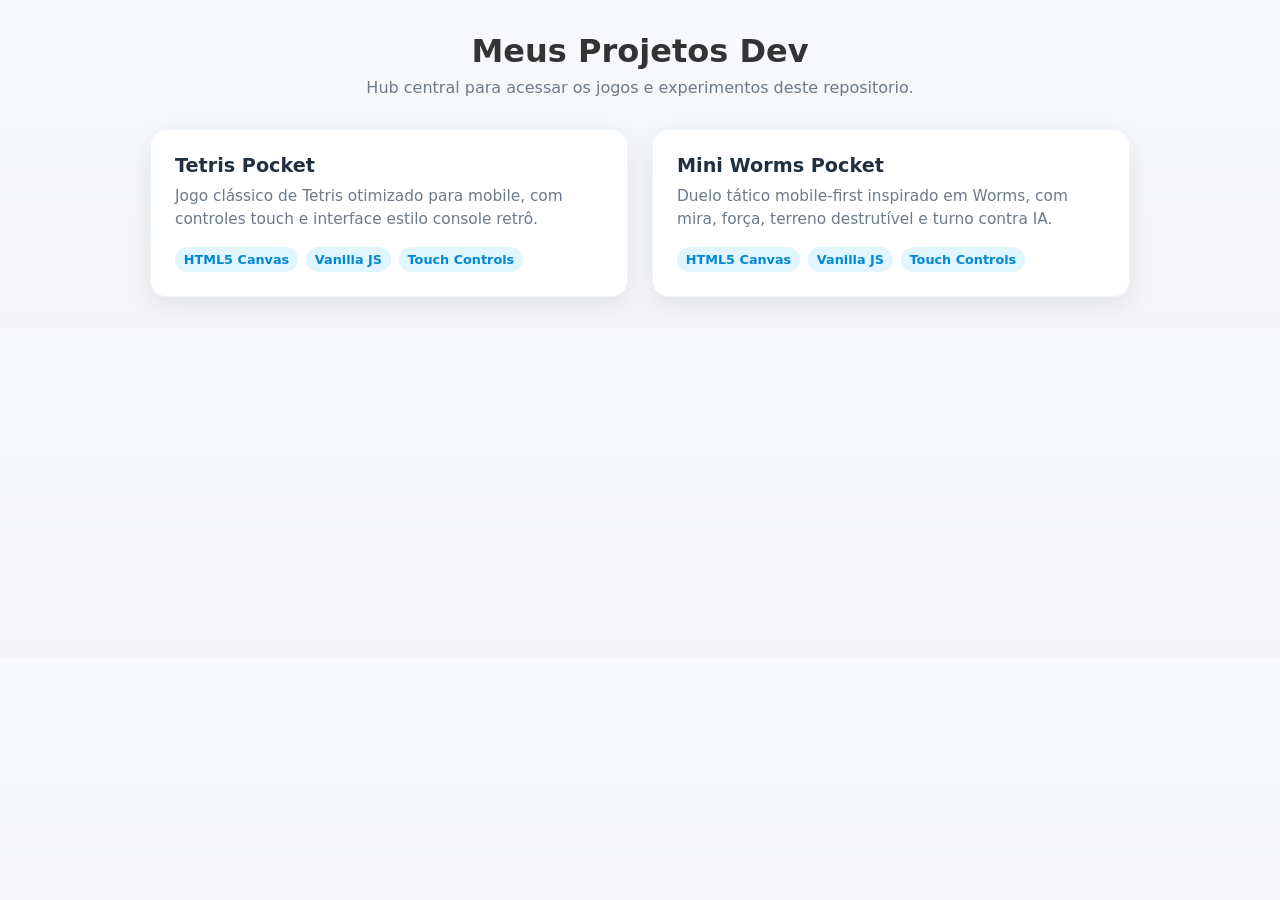
<file: index.html>
<!DOCTYPE html>
<html lang="pt-BR">
<head>
    <meta charset="UTF-8">
    <meta name="viewport" content="width=device-width, initial-scale=1.0">
    <title>Repositorio Dev - Projetos</title>
    <style>
        :root {
            --bg: #f4f4f9;
            --card: #ffffff;
            --text: #333333;
            --muted: #6c7a89;
            --accent: #0288d1;
            --accent-soft: #e1f5fe;
            --shadow: 0 8px 24px rgba(0, 0, 0, 0.08);
        }

        * {
            box-sizing: border-box;
        }

        body {
            font-family: system-ui, -apple-system, BlinkMacSystemFont, "Segoe UI", sans-serif;
            background: linear-gradient(180deg, #f7f9fc 0%, var(--bg) 100%);
            color: var(--text);
            margin: 0;
            padding: 2rem;
        }

        .container {
            max-width: 980px;
            margin: 0 auto;
        }

        .header {
            text-align: center;
            margin-bottom: 2rem;
        }

        .header h1 {
            margin: 0 0 0.5rem;
        }

        .header p {
            margin: 0;
            color: var(--muted);
        }

        .project-list {
            display: grid;
            grid-template-columns: repeat(auto-fit, minmax(280px, 1fr));
            gap: 1.5rem;
        }

        .project-card {
            background: var(--card);
            border-radius: 16px;
            padding: 1.5rem;
            box-shadow: var(--shadow);
            text-decoration: none;
            color: inherit;
            transition: transform 0.2s ease, box-shadow 0.2s ease;
            border: 1px solid rgba(2, 136, 209, 0.08);
        }

        .project-card:hover {
            transform: translateY(-4px);
            box-shadow: 0 16px 32px rgba(0, 0, 0, 0.12);
        }

        .project-title {
            font-size: 1.2rem;
            font-weight: 700;
            color: #203040;
            margin-bottom: 0.5rem;
        }

        .project-desc {
            color: var(--muted);
            font-size: 0.96rem;
            line-height: 1.5;
        }

        .tags {
            margin-top: 1rem;
            display: flex;
            flex-wrap: wrap;
            gap: 0.5rem;
        }

        .tag {
            background: var(--accent-soft);
            color: var(--accent);
            padding: 0.3rem 0.55rem;
            border-radius: 999px;
            font-size: 0.8rem;
            font-weight: 700;
        }
    </style>
</head>
<body>
    <main class="container">
        <header class="header">
            <h1>Meus Projetos Dev</h1>
            <p>Hub central para acessar os jogos e experimentos deste repositorio.</p>
        </header>

        <section class="project-list">
            <a href="tetris/" class="project-card">
                <div class="project-title">Tetris Pocket</div>
                <div class="project-desc">
                    Jogo clássico de Tetris otimizado para mobile, com controles touch e interface estilo console retrô.
                </div>
                <div class="tags">
                    <span class="tag">HTML5 Canvas</span>
                    <span class="tag">Vanilla JS</span>
                    <span class="tag">Touch Controls</span>
                </div>
            </a>
            <a href="worms-pocket/" class="project-card">
                <div class="project-title">Mini Worms Pocket</div>
                <div class="project-desc">
                    Duelo tático mobile-first inspirado em Worms, com mira, força, terreno destrutível e turno contra IA.
                </div>
                <div class="tags">
                    <span class="tag">HTML5 Canvas</span>
                    <span class="tag">Vanilla JS</span>
                    <span class="tag">Touch Controls</span>
                </div>
            </a>
        </section>
    </main>
</body>
</html>
</file>
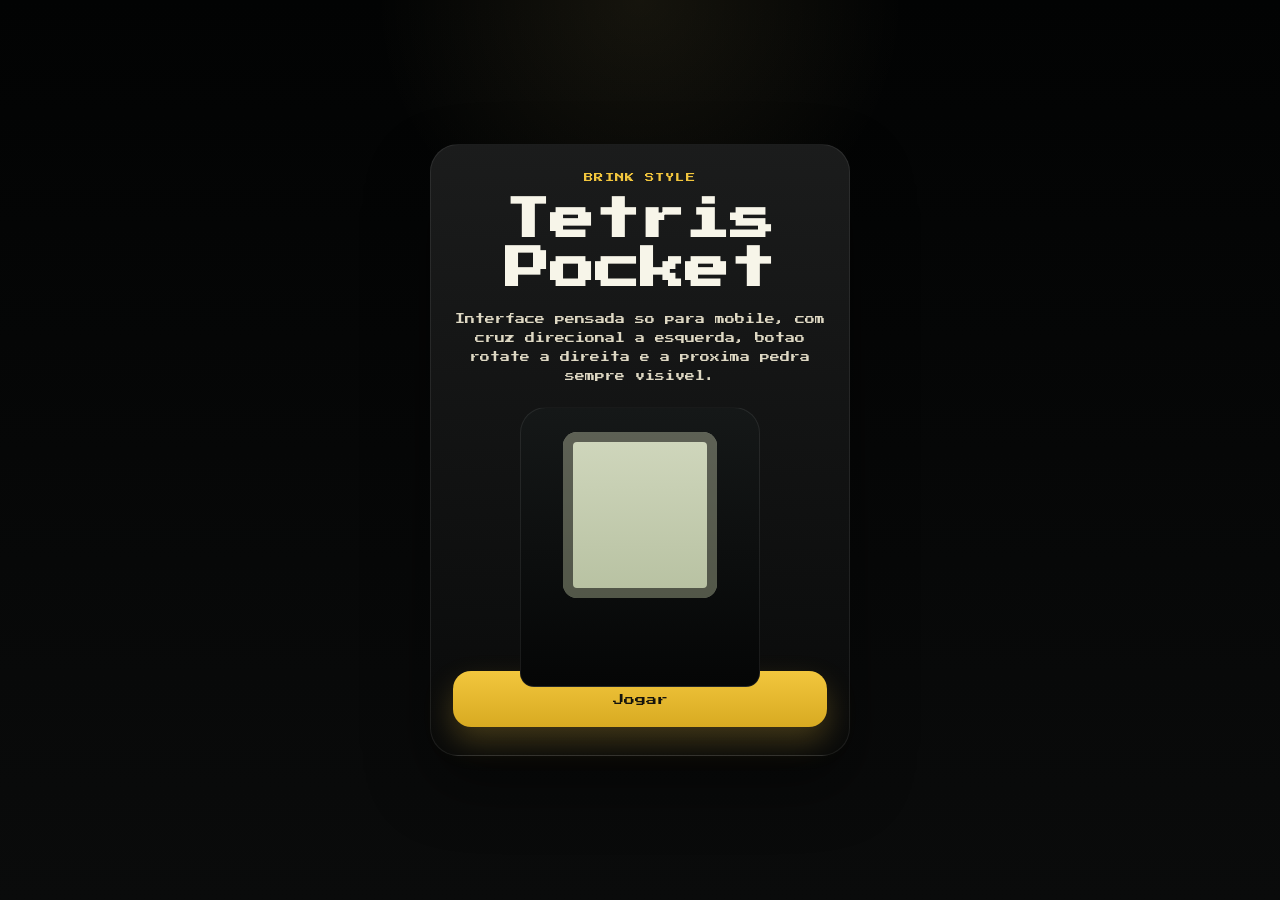
<file: tetris/index.html>
<!DOCTYPE html>
<html lang="pt-BR">
<head>
  <meta charset="UTF-8">
  <meta name="viewport" content="width=device-width, initial-scale=1.0, viewport-fit=cover">
  <title>Tetris Brink</title>
  <link rel="preconnect" href="https://fonts.googleapis.com">
  <link rel="preconnect" href="https://fonts.gstatic.com" crossorigin>
  <link href="https://fonts.googleapis.com/css2?family=Press+Start+2P&display=swap" rel="stylesheet">
  <link rel="stylesheet" href="style.css">
</head>
<body>
  <main class="app-shell">
    <section id="startScreen" class="screen start-screen is-active">
      <div class="start-card">
        <p class="screen-label">Brink style</p>
        <h1>Tetris Pocket</h1>
        <p class="start-copy">
          Interface pensada so para mobile, com cruz direcional a esquerda,
          botao rotate a direita e a proxima pedra sempre visivel.
        </p>
        <div class="start-preview" aria-hidden="true">
          <div class="preview-frame"></div>
          <div class="preview-buttons">
            <span></span>
            <span></span>
            <span></span>
            <span></span>
            <span class="preview-rotate"></span>
          </div>
        </div>
        <button id="startGameButton" class="primary-button" type="button">Jogar</button>
      </div>
    </section>

    <section id="gameScreen" class="screen game-screen" aria-label="Jogo Tetris estilo Brink Game">
      <div class="console-shell">
        <div class="console-topbar">
          <p class="brand">SUPER</p>
          <div class="status-strip">
            <div>
              <span class="status-label">Score</span>
              <strong id="score">0</strong>
            </div>
            <div>
              <span class="status-label">Level</span>
              <strong id="level">1</strong>
            </div>
            <div>
              <span class="status-label">Lines</span>
              <strong id="lines">0</strong>
            </div>
          </div>
        </div>

        <div class="console-screen-area">
          <div class="board-shell">
            <div class="board-frame">
              <canvas id="gameCanvas" width="300" height="600" aria-label="Tabuleiro do Tetris"></canvas>
              <div id="overlay" class="overlay visible">
                <p id="overlayTitle">Pronto</p>
                <p id="overlayText">Use os botoes abaixo para jogar.</p>
              </div>
            </div>
          </div>

          <aside class="next-panel">
            <span class="next-label">Next</span>
            <canvas id="nextCanvas" width="120" height="120" aria-label="Proxima peca"></canvas>
            <div class="mini-actions">
              <button id="pauseButton" class="mini-action" type="button">P</button>
              <button id="restartButton" class="mini-action" type="button">R</button>
            </div>
            <section class="high-scores-panel" aria-labelledby="highScoresTitle">
              <span id="highScoresTitle" class="next-label">Top 5</span>
              <ol id="highScoresList" class="high-scores-list"></ol>
            </section>
          </aside>
        </div>

        <div class="control-deck">
          <div class="dpad" aria-label="Direcional">
            <button class="control-button up" type="button" data-action="up" aria-label="Queda rapida">UP</button>
            <button class="control-button left" type="button" data-action="left" aria-label="Mover para a esquerda">LEFT</button>
            <button class="control-button right" type="button" data-action="right" aria-label="Mover para a direita">RIGHT</button>
            <button class="control-button down" type="button" data-action="down" aria-label="Descer">DOWN</button>
          </div>

          <div class="rotate-cluster">
            <button class="rotate-button" type="button" data-action="rotate" aria-label="Girar peca">Rotate</button>
          </div>
        </div>
      </div>
    </section>
  </main>

  <script src="script.js"></script>
</body>
</html>
</file>
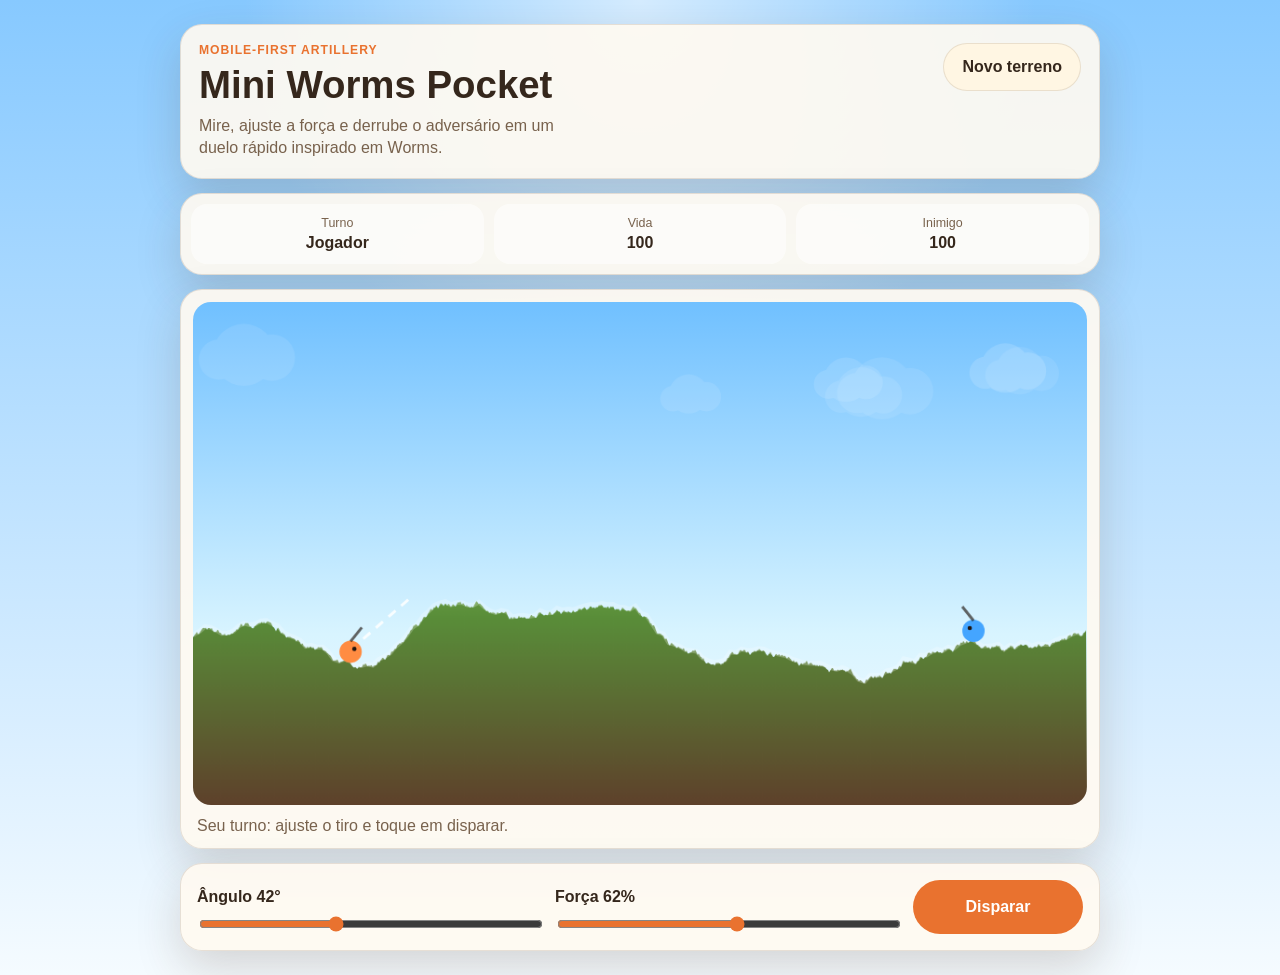
<file: worms-pocket/index.html>
<!DOCTYPE html>
<html lang="pt-BR">
<head>
  <meta charset="UTF-8">
  <meta name="viewport" content="width=device-width, initial-scale=1.0, viewport-fit=cover">
  <title>Mini Worms Pocket</title>
  <link rel="stylesheet" href="style.css">
</head>
<body>
  <main class="app-shell">
    <section class="hero">
      <div>
        <p class="eyebrow">Mobile-first artillery</p>
        <h1>Mini Worms Pocket</h1>
        <p class="subtitle">
          Mire, ajuste a força e derrube o adversário em um duelo rápido inspirado em Worms.
        </p>
      </div>
      <button id="restartButton" class="secondary-button" type="button">Novo terreno</button>
    </section>

    <section class="hud">
      <div class="hud-card">
        <span class="label">Turno</span>
        <strong id="turnLabel">Jogador</strong>
      </div>
      <div class="hud-card">
        <span class="label">Vida</span>
        <strong id="playerHealth">100</strong>
      </div>
      <div class="hud-card">
        <span class="label">Inimigo</span>
        <strong id="enemyHealth">100</strong>
      </div>
    </section>

    <section class="battlefield-card">
      <canvas id="gameCanvas" width="960" height="540" aria-label="Campo de batalha"></canvas>
      <p id="message" class="message">Seu turno: ajuste o tiro e toque em disparar.</p>
    </section>

    <section class="controls-card">
      <div class="control-group">
        <label for="angleInput">Ângulo <span id="angleValue">42°</span></label>
        <input id="angleInput" type="range" min="12" max="88" value="42">
      </div>

      <div class="control-group">
        <label for="powerInput">Força <span id="powerValue">62%</span></label>
        <input id="powerInput" type="range" min="20" max="100" value="62">
      </div>

      <button id="fireButton" class="primary-button" type="button">Disparar</button>
    </section>
  </main>

  <script src="script.js"></script>
</body>
</html>
</file>
<file: tetris/style.css>
:root {
  --bg: #080909;
  --shell: #111313;
  --shell-light: #1b1d1d;
  --screen: #c6d0b3;
  --screen-shadow: #8a947b;
  --ink: #171a17;
  --pixel: #f7f5e9;
  --button: #f2c63d;
  --button-shadow: #b88e14;
  --line: rgba(255, 255, 255, 0.08);
}

* {
  box-sizing: border-box;
  -webkit-tap-highlight-color: transparent;
}

html,
body {
  margin: 0;
  min-height: 100%;
}

body {
  min-height: 100dvh;
  font-family: "Press Start 2P", cursive;
  background:
    radial-gradient(circle at top, rgba(255, 224, 130, 0.08), transparent 24%),
    linear-gradient(180deg, #020303 0%, #0a0b0b 100%);
  color: var(--pixel);
  overflow: hidden;
}

button,
canvas {
  touch-action: manipulation;
}

.app-shell {
  width: 100%;
  min-height: 100dvh;
}

.screen {
  display: none;
  min-height: 100dvh;
}

.screen.is-active {
  display: grid;
}

.start-screen {
  place-items: center;
  padding: 20px;
}

.start-card {
  width: min(100%, 420px);
  padding: 28px 22px;
  border-radius: 28px;
  border: 1px solid var(--line);
  background: linear-gradient(180deg, rgba(28, 29, 29, 0.96), rgba(9, 10, 10, 0.98));
  box-shadow: 0 28px 64px rgba(0, 0, 0, 0.45);
  text-align: center;
}

.screen-label {
  margin: 0 0 14px;
  color: #f2c63d;
  font-size: 0.58rem;
  letter-spacing: 0.12em;
  text-transform: uppercase;
}

h1 {
  margin: 0 0 16px;
  font-size: clamp(1.8rem, 8vw, 2.8rem);
  line-height: 1.1;
}

.start-copy {
  margin: 0 0 22px;
  color: #ded8c3;
  font-size: 0.62rem;
  line-height: 1.9;
}

.start-preview {
  margin: 0 auto 24px;
  width: min(240px, 72vw);
}

.preview-frame {
  height: 280px;
  border-radius: 26px 26px 14px 14px;
  background:
    linear-gradient(180deg, #151818 0%, #050606 100%);
  position: relative;
  border: 1px solid rgba(255, 255, 255, 0.08);
}

.preview-frame::before {
  content: "";
  position: absolute;
  inset: 24px 42px 88px;
  border-radius: 14px;
  background: linear-gradient(180deg, #d0d7bd 0%, #b7c1a1 100%);
  box-shadow: inset 0 0 0 10px rgba(0, 0, 0, 0.55);
}

.preview-buttons {
  display: flex;
  justify-content: center;
  align-items: center;
  gap: 12px;
  margin-top: -58px;
}

.preview-buttons span,
.preview-rotate {
  display: block;
  width: 18px;
  height: 18px;
  border-radius: 50%;
  background: var(--button);
  box-shadow: inset 0 -4px 0 rgba(0, 0, 0, 0.18);
}

.preview-rotate {
  width: 34px;
  height: 34px;
  margin-left: 22px;
}

.primary-button,
.control-button,
.rotate-button,
.mini-action {
  font: inherit;
  border: 0;
}

.primary-button {
  width: 100%;
  min-height: 56px;
  border-radius: 18px;
  background: linear-gradient(180deg, #f2c63d 0%, #d8aa21 100%);
  color: #15140d;
  font-size: 0.68rem;
  box-shadow: 0 14px 30px rgba(242, 198, 61, 0.24);
}

.game-screen {
  place-items: center;
  padding: max(8px, env(safe-area-inset-top)) 10px max(10px, env(safe-area-inset-bottom));
}

.console-shell {
  width: min(100%, 430px);
  height: calc(100dvh - max(16px, env(safe-area-inset-top)) - max(20px, env(safe-area-inset-bottom)));
  max-height: 920px;
  padding: 14px 14px 18px;
  border-radius: 30px;
  background: linear-gradient(180deg, #161919 0%, #060707 100%);
  box-shadow: 0 30px 80px rgba(0, 0, 0, 0.55);
  display: grid;
  grid-template-rows: auto minmax(0, 1fr) auto;
  gap: 12px;
  border: 1px solid rgba(255, 255, 255, 0.07);
}

.console-topbar {
  display: grid;
  gap: 10px;
}

.brand {
  margin: 0;
  color: var(--pixel);
  text-align: center;
  font-size: 0.72rem;
  letter-spacing: 0.12em;
}

.status-strip {
  display: grid;
  grid-template-columns: repeat(3, minmax(0, 1fr));
  gap: 8px;
}

.status-strip div,
.next-panel {
  background: rgba(255, 255, 255, 0.03);
  border: 1px solid rgba(255, 255, 255, 0.06);
  border-radius: 14px;
}

.status-strip div {
  padding: 8px 6px;
  text-align: center;
}

.status-label,
.next-label {
  display: block;
  margin-bottom: 6px;
  color: #b9bea8;
  font-size: 0.42rem;
  text-transform: uppercase;
}

.status-strip strong {
  font-size: 0.68rem;
}

.console-screen-area {
  min-height: 0;
  display: grid;
  grid-template-columns: minmax(0, 1fr) 90px;
  gap: 10px;
  align-items: start;
}

.board-shell {
  min-width: 0;
}

.board-frame {
  position: relative;
  width: 100%;
  height: 100%;
  min-height: 0;
  padding: 10px;
  border-radius: 18px;
  background: linear-gradient(180deg, #d4dbc0 0%, #bbc5a6 100%);
  box-shadow: inset 0 0 0 8px rgba(0, 0, 0, 0.55), inset 0 -10px 18px rgba(0, 0, 0, 0.14);
}

#gameCanvas,
#nextCanvas {
  display: block;
  width: 100%;
  border-radius: 10px;
  background: linear-gradient(180deg, #cfd6bc 0%, var(--screen) 100%);
}

#gameCanvas {
  height: min(100%, calc(100dvh - 300px));
  min-height: 360px;
  max-height: 560px;
  aspect-ratio: 1 / 2;
}

.next-panel {
  padding: 10px 8px;
  display: grid;
  align-content: start;
  justify-items: center;
  gap: 10px;
}

.high-scores-panel {
  width: 100%;
  padding-top: 2px;
}

.high-scores-list {
  margin: 0;
  padding: 0;
  list-style: none;
  display: grid;
  gap: 6px;
}

.high-scores-list li {
  min-height: 24px;
  padding: 6px 8px;
  border-radius: 10px;
  background: rgba(0, 0, 0, 0.16);
  color: #f0f4e4;
  font-size: 0.42rem;
  text-align: center;
}

.high-scores-empty {
  color: #b9bea8;
}

#nextCanvas {
  width: 72px;
  height: 72px;
}

.mini-actions {
  display: grid;
  gap: 8px;
  width: 100%;
}

.mini-action {
  min-height: 34px;
  border-radius: 12px;
  background: rgba(255, 255, 255, 0.06);
  color: var(--pixel);
  font-size: 0.48rem;
}

.overlay {
  position: absolute;
  inset: 10px;
  display: grid;
  place-content: center;
  gap: 10px;
  padding: 16px;
  border-radius: 12px;
  background: rgba(22, 26, 22, 0.82);
  color: var(--ink);
  text-align: center;
  opacity: 0;
  visibility: hidden;
  transition: opacity 160ms ease;
}

.overlay.visible {
  opacity: 1;
  visibility: visible;
}

.overlay p {
  margin: 0;
  color: #f0f4e4;
  font-size: 0.52rem;
  line-height: 1.8;
}

.overlay p:first-child {
  font-size: 0.66rem;
  color: #fff7cb;
}

.control-deck {
  display: grid;
  grid-template-columns: 1fr auto;
  align-items: end;
  gap: 18px;
  padding: 8px 6px 2px;
}

.dpad {
  width: 168px;
  height: 168px;
  position: relative;
}

.control-button,
.rotate-button {
  position: absolute;
  display: grid;
  place-items: center;
  border-radius: 50%;
  background: linear-gradient(180deg, #ffd84c 0%, var(--button) 100%);
  color: #1a1404;
  box-shadow: 0 8px 0 var(--button-shadow), 0 16px 24px rgba(0, 0, 0, 0.25);
}

.control-button {
  width: 54px;
  height: 54px;
  font-size: 0.42rem;
  text-align: center;
  line-height: 1.3;
  padding: 0 2px;
}

.control-button.up {
  top: 0;
  left: 57px;
}

.control-button.left {
  top: 57px;
  left: 0;
}

.control-button.right {
  top: 57px;
  right: 0;
}

.control-button.down {
  bottom: 0;
  left: 57px;
}

.rotate-cluster {
  display: grid;
  justify-items: center;
  gap: 10px;
  padding-right: 6px;
}

.rotate-button {
  position: relative;
  width: 92px;
  height: 92px;
  font-size: 0.56rem;
  text-transform: uppercase;
  text-align: center;
  line-height: 1.6;
}

.control-button:active,
.rotate-button:active,
.primary-button:active,
.mini-action:active {
  transform: translateY(4px);
  box-shadow: 0 4px 0 var(--button-shadow), 0 10px 14px rgba(0, 0, 0, 0.22);
}

@media (max-width: 380px) {
  .console-shell {
    width: min(100%, 360px);
    padding: 12px 10px 14px;
  }

  .console-screen-area {
    grid-template-columns: minmax(0, 1fr) 78px;
    gap: 8px;
  }

  #nextCanvas {
    width: 62px;
    height: 62px;
  }

  .dpad {
    width: 146px;
    height: 146px;
  }

  .control-button {
    width: 48px;
    height: 48px;
  }

  .control-button.up,
  .control-button.down {
    left: 49px;
  }

  .control-button.left,
  .control-button.right {
    top: 49px;
  }

  .rotate-button {
    width: 82px;
    height: 82px;
    font-size: 0.5rem;
  }
}
</file>
<file: worms-pocket/style.css>
:root {
  color-scheme: light;
  --bg-top: #87c9ff;
  --bg-bottom: #f5fbff;
  --panel: rgba(255, 250, 241, 0.92);
  --panel-border: rgba(84, 62, 37, 0.14);
  --text: #35271c;
  --muted: #78624d;
  --primary: #e9722f;
  --primary-pressed: #cb5c20;
  --secondary: #fff6e3;
  --shadow: 0 18px 45px rgba(75, 52, 26, 0.18);
}

* {
  box-sizing: border-box;
}

html,
body {
  margin: 0;
  min-height: 100%;
  font-family: "Trebuchet MS", "Segoe UI", sans-serif;
  background:
    radial-gradient(circle at top, rgba(255, 255, 255, 0.65), transparent 34%),
    linear-gradient(180deg, var(--bg-top), var(--bg-bottom));
  color: var(--text);
}

body {
  padding: 16px;
}

.app-shell {
  width: min(100%, 920px);
  margin: 0 auto;
  display: grid;
  gap: 14px;
}

.hero,
.hud,
.battlefield-card,
.controls-card {
  background: var(--panel);
  border: 1px solid var(--panel-border);
  border-radius: 22px;
  box-shadow: var(--shadow);
}

.hero {
  padding: 18px;
  display: flex;
  gap: 12px;
  justify-content: space-between;
  align-items: flex-start;
}

.eyebrow {
  margin: 0 0 6px;
  text-transform: uppercase;
  letter-spacing: 0.08em;
  color: var(--primary);
  font-size: 0.76rem;
  font-weight: 700;
}

.hero h1 {
  margin: 0;
  font-size: clamp(1.6rem, 5vw, 2.4rem);
}

.subtitle {
  margin: 8px 0 0;
  max-width: 42ch;
  color: var(--muted);
  line-height: 1.4;
}

.hud {
  display: grid;
  grid-template-columns: repeat(3, 1fr);
  gap: 10px;
  padding: 10px;
}

.hud-card {
  background: rgba(255, 255, 255, 0.55);
  border-radius: 16px;
  padding: 12px;
  text-align: center;
}

.label {
  display: block;
  color: var(--muted);
  font-size: 0.78rem;
  margin-bottom: 4px;
}

.battlefield-card {
  padding: 12px;
}

#gameCanvas {
  width: 100%;
  aspect-ratio: 16 / 9;
  display: block;
  border-radius: 18px;
  background: linear-gradient(180deg, #70c0ff 0%, #d8f4ff 66%, #f7fbff 100%);
  touch-action: none;
}

.message {
  margin: 12px 4px 0;
  color: var(--muted);
  min-height: 1.2em;
}

.controls-card {
  padding: 16px;
  display: grid;
  gap: 14px;
}

.control-group {
  display: grid;
  gap: 8px;
}

.control-group label {
  font-weight: 700;
}

input[type="range"] {
  width: 100%;
  accent-color: var(--primary);
}

button {
  border: 0;
  border-radius: 999px;
  padding: 14px 18px;
  font: inherit;
  font-weight: 800;
  cursor: pointer;
}

.primary-button {
  background: var(--primary);
  color: white;
}

.primary-button:active {
  background: var(--primary-pressed);
}

.secondary-button {
  background: var(--secondary);
  color: var(--text);
  border: 1px solid rgba(84, 62, 37, 0.12);
}

button:disabled {
  opacity: 0.55;
  cursor: not-allowed;
}

@media (min-width: 760px) {
  body {
    padding: 24px;
  }

  .controls-card {
    grid-template-columns: 1fr 1fr auto;
    align-items: end;
  }

  .primary-button {
    min-width: 170px;
    min-height: 54px;
  }
}
</file>
